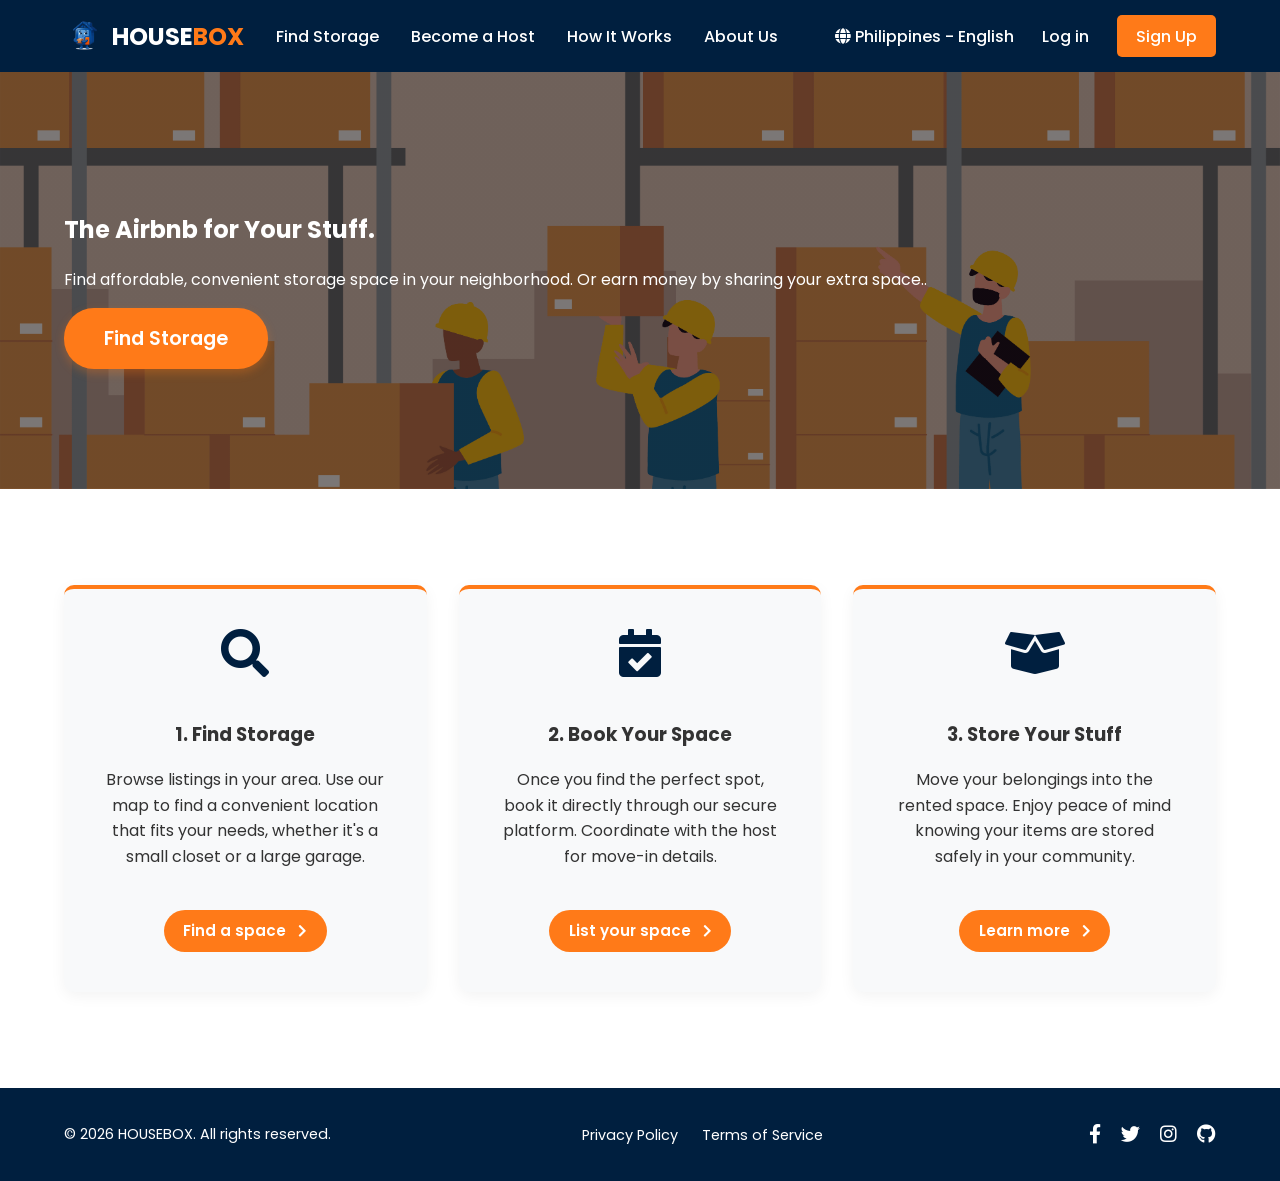
<file: index.html>
<!DOCTYPE html>
<html lang="en">
<head>
    <meta charset="UTF-8">
    <meta name="viewport" content="width=device-width, initial-scale=1.0">
    <title>Housebox</title>
    <link rel="stylesheet" href="style.css">
    <link rel="stylesheet" href="https://cdnjs.cloudflare.com/ajax/libs/font-awesome/5.15.3/css/all.min.css">
    <script src="script.js" defer></script>
</head>
<body>
    <header>
        <nav>
            <div class="logo">
                <a href="index.html">
                    <img src="assets/ulol.png" alt="Housebox">
                    <span>HOUSE<span>BOX</span></span>
                </a>
            </div>
            <ul class="nav-links">
                <li><a href="pages/find-storage.html">Find Storage</a></li>
                <li><a href="pages/become-a-host.html">Become a Host</a></li>
                <li><a href="pages/how-it-works.html">How It Works</a></li>
                <li><a href="pages/about-us.html">About Us</a></li>
            </ul>
            <div class="nav-right">
                <a href="#" class="lang"><i class="fas fa-globe"></i> Philippines - English</a>
                <a href="pages/login.html" class="login">Log in</a>
                <a href="pages/signup.html" class="signup">Sign Up</a>
            </div>
        </nav>
    </header>

    <main>
        <section class="hero">
            <div class="hero-text">
                <h1>The Airbnb for Your Stuff.</h1>
                <p>Find affordable, convenient storage space in your neighborhood.
Or earn money by sharing your extra space..</p>
                <a href="pages/find-storage.html" class="btn-orange">Find Storage</a>
            </div>
        </section>

        <section id="how-it-works" class="fade-in-section">
            
            <div class="steps-container">
                <div class="step">
                    <div class="step-icon"><i class="fas fa-search"></i></div>
                    <h3>1. Find Storage</h3>
                    <p>Browse listings in your area. Use our map to find a convenient location that fits your needs, whether it's a small closet or a large garage.</p>
                    <a href="pages/find-storage.html" class="card-btn">Find a space <i class="fas fa-chevron-right"></i></a>
                </div>
                <div class="step">
                    <div class="step-icon"><i class="fas fa-calendar-check"></i></div>
                    <h3>2. Book Your Space</h3>
                    <p>Once you find the perfect spot, book it directly through our secure platform. Coordinate with the host for move-in details.</p>
                    <a href="pages/become-a-host.html" class="card-btn">List your space <i class="fas fa-chevron-right"></i></a>
                </div>
                <div class="step">
                    <div class="step-icon"><i class="fas fa-box-open"></i></div>
                    <h3>3. Store Your Stuff</h3>
                    <p>Move your belongings into the rented space. Enjoy peace of mind knowing your items are stored safely in your community.</p>
                    <a href="pages/how-it-works.html" class="card-btn">Learn more <i class="fas fa-chevron-right"></i></a>
                </div>
            </div>
        </section>
    </main>

    <footer>
        <div class="footer-content">
            <p>&copy; 2026 HOUSEBOX. All rights reserved.</p>
            <ul class="footer-links">
                <li><a href="#">Privacy Policy</a></li>
                <li><a href="#">Terms of Service</a></li>
            </ul>
            <div class="social-icons">
                <a href="#"><i class="fab fa-facebook-f"></i></a>
                <a href="#"><i class="fab fa-twitter"></i></a>
                <a href="#"><i class="fab fa-instagram"></i></a>
                <a href="#"><i class="fab fa-github"></i></a>
            </div>
        </div>
    </footer>
</body>
</html>
</file>
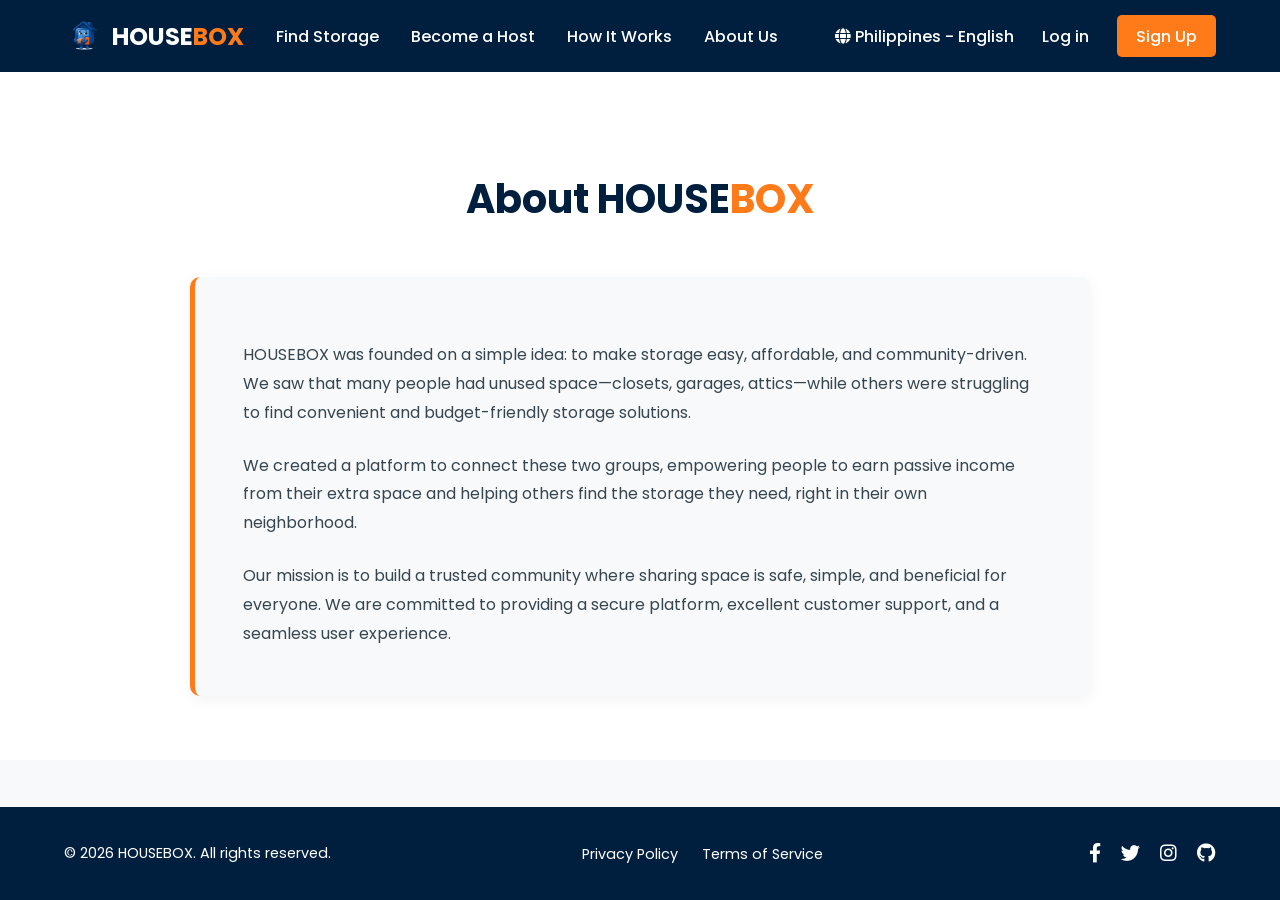
<file: pages/about-us.html>
<!DOCTYPE html>
<html lang="en">
<head>
    <meta charset="UTF-8">
    <meta name="viewport" content="width=device-width, initial-scale=1.0">
    <title>About Us - Housebox</title>
    <link rel="stylesheet" href="../style.css">
    <link rel="stylesheet" href="https://cdnjs.cloudflare.com/ajax/libs/font-awesome/5.15.3/css/all.min.css">
    <script src="../script.js" defer></script>
</head>
<body>
    <header>
        <nav>
            <div class="logo">
                <a href="../index.html">
                    <img src="../assets/ulol.png" alt="Housebox Logo">
                    <span>HOUSE<span>BOX</span></span>
                </a>
            </div>
            <ul class="nav-links">
                <li><a href="find-storage.html">Find Storage</a></li>
                <li><a href="become-a-host.html">Become a Host</a></li>
                <li><a href="how-it-works.html">How It Works</a></li>
                <li><a href="about-us.html">About Us</a></li>
            </ul>
            <div class="nav-right">
                <a href="#" class="lang"><i class="fas fa-globe"></i> Philippines - English</a>
                <a href="login.html" class="login">Log in</a>
                <a href="signup.html" class="signup">Sign Up</a>
            </div>
        </nav>
    </header>
    <main class="page-background">
        <section class="about-us-section fade-in-section">
            <h1>About HOUSE<span>BOX</span></h1>
            <div class="about-content">
                <p>HOUSEBOX was founded on a simple idea: to make storage easy, affordable, and community-driven. We saw that many people had unused space—closets, garages, attics—while others were struggling to find convenient and budget-friendly storage solutions.</p>
                <p>We created a platform to connect these two groups, empowering people to earn passive income from their extra space and helping others find the storage they need, right in their own neighborhood.</p>
                <p>Our mission is to build a trusted community where sharing space is safe, simple, and beneficial for everyone. We are committed to providing a secure platform, excellent customer support, and a seamless user experience.</p>
            </div>
        </section>
    </main>

    <footer>
        <div class="footer-content">
            <p>&copy; 2026 HOUSEBOX. All rights reserved.</p>
            <ul class="footer-links">
                <li><a href="#">Privacy Policy</a></li>
                <li><a href="#">Terms of Service</a></li>
            </ul>
            <div class="social-icons">
                <a href="#"><i class="fab fa-facebook-f"></i></a>
                <a href="#"><i class="fab fa-twitter"></i></a>
                <a href="#"><i class="fab fa-instagram"></i></a>
                <a href="#"><i class="fab fa-github"></i></a>
            </div>
        </div>
    </footer>
</body>
</html>
</file>
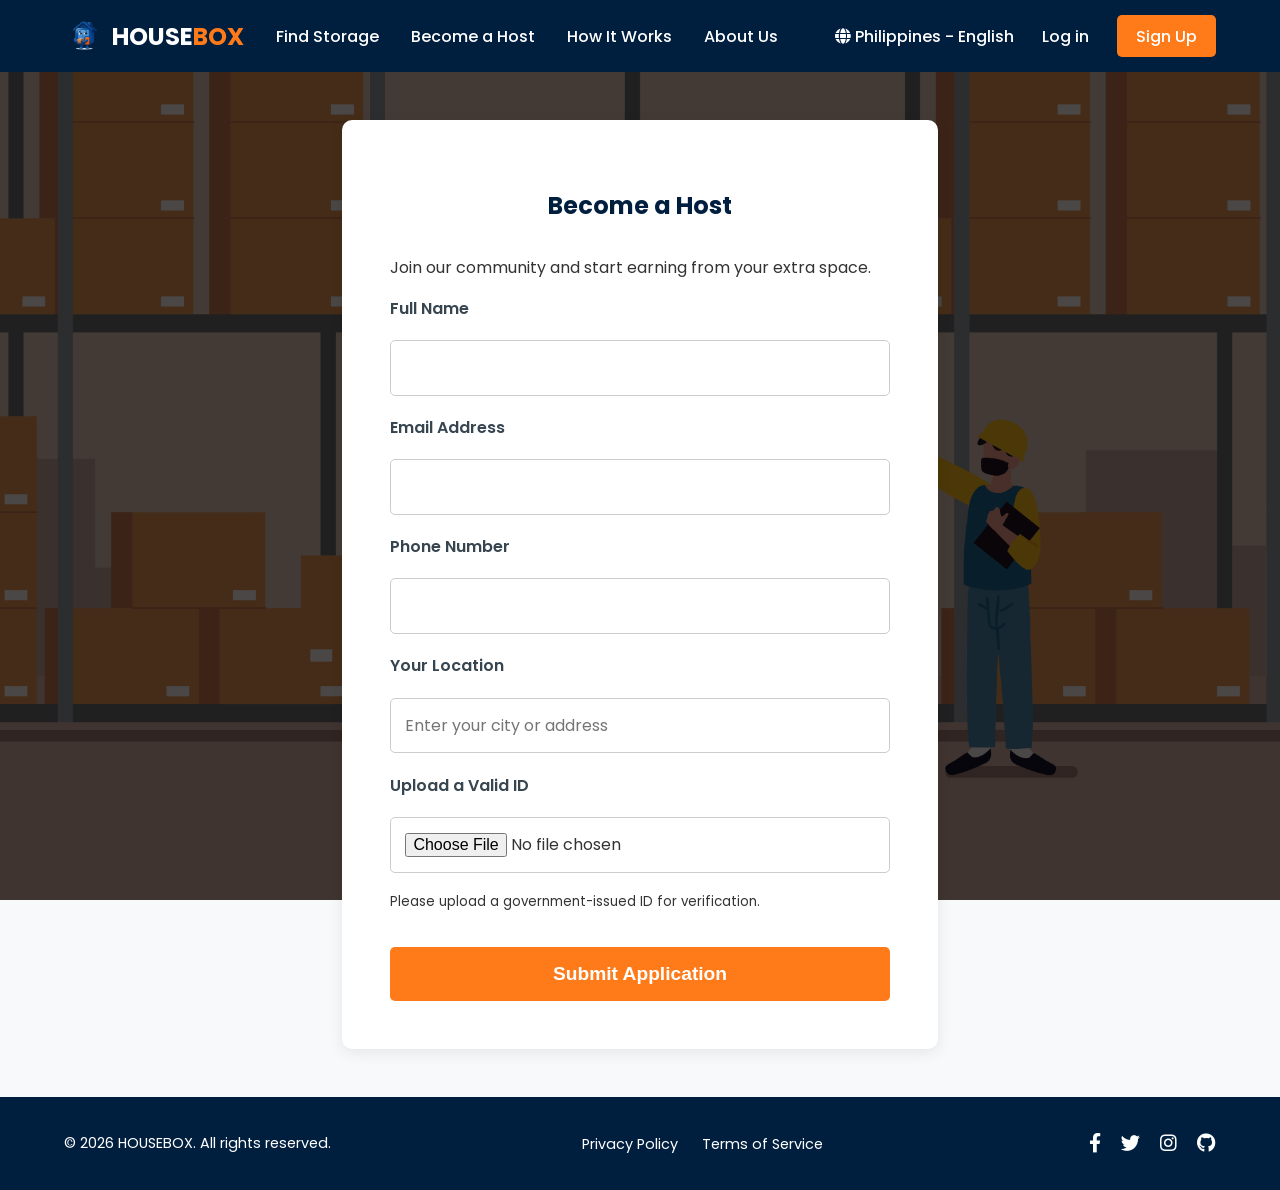
<file: pages/become-a-host.html>
<!DOCTYPE html>
<html lang="en">
<head>
    <meta charset="UTF-8">
    <meta name="viewport" content="width=device-width, initial-scale=1.0">
    <title>Become a Host - Housebox</title>
    <link rel="stylesheet" href="../style.css">
    <link rel="stylesheet" href="https://cdnjs.cloudflare.com/ajax/libs/font-awesome/5.15.3/css/all.min.css">
    <script src="../script.js" defer></script>
</head>
<body>
    <header>
        <nav>
            <div class="logo">
                <a href="../index.html">
                    <img src="../assets/ulol.png" alt="Housebox Logo">
                    <span>HOUSE<span>BOX</span></span>
                </a>
            </div>
            <ul class="nav-links">
                <li><a href="find-storage.html">Find Storage</a></li>
                <li><a href="become-a-host.html">Become a Host</a></li>
                <li><a href="how-it-works.html">How It Works</a></li>
                <li><a href="about-us.html">About Us</a></li>
            </ul>
            <div class="nav-right">
                <a href="#" class="lang"><i class="fas fa-globe"></i> Philippines - English</a>
                <a href="login.html" class="login">Log in</a>
                <a href="signup.html" class="signup">Sign Up</a>
            </div>
        </nav>
    </header>

    <main class="page-background">
        <section class="form-section fade-in-section">
            <h1>Become a Host</h1>
            <p>Join our community and start earning from your extra space.</p>
            <form class="auth-form">
                <label for="fullName">Full Name</label>
                <input type="text" id="fullName" name="fullName" required>

                <label for="email">Email Address</label>
                <input type="email" id="email" name="email" required>

                <label for="phone">Phone Number</label>
                <input type="tel" id="phone" name="phone" required>

                <label for="location">Your Location</label>
                <input type="text" id="location" name="location" placeholder="Enter your city or address" required>

                <label for="validId">Upload a Valid ID</label>
                <input type="file" id="validId" name="validId" accept="image/*,.pdf" required>
                <small>Please upload a government-issued ID for verification.</small>

                <button type="submit" class="submit-btn">Submit Application</button>
            </form>
        </section>
    </main>

    <footer>
        <div class="footer-content">
            <p>&copy; 2026 HOUSEBOX. All rights reserved.</p>
            <ul class="footer-links">
                <li><a href="#">Privacy Policy</a></li>
                <li><a href="#">Terms of Service</a></li>
            </ul>
            <div class="social-icons">
                <a href="#"><i class="fab fa-facebook-f"></i></a>
                <a href="#"><i class="fab fa-twitter"></i></a>
                <a href="#"><i class="fab fa-instagram"></i></a>
                <a href="#"><i class="fab fa-github"></i></a>
            </div>
        </div>
    </footer>
</body>
</html>
</file>
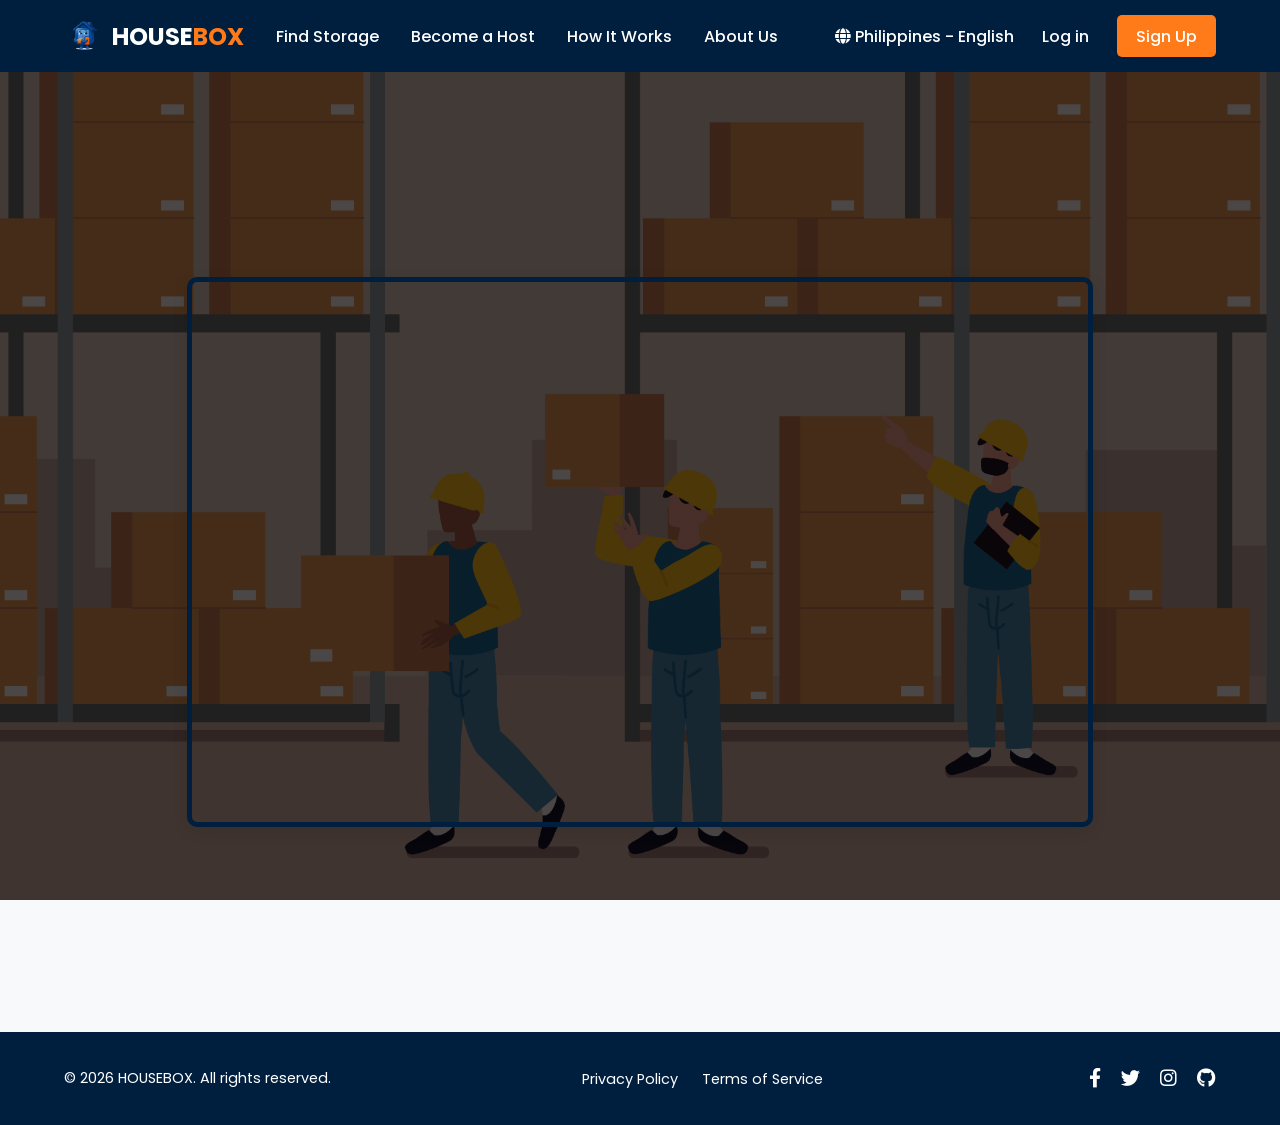
<file: pages/find-storage.html>
<!DOCTYPE html>
<html lang="en">
<head>
    <meta charset="UTF-8">
    <meta name="viewport" content="width=device-width, initial-scale=1.0">
    <title>Find Storage - Housebox</title>
    <link rel="stylesheet" href="../style.css">
    <link rel="stylesheet" href="https://cdnjs.cloudflare.com/ajax/libs/font-awesome/5.15.3/css/all.min.css">
    <script src="../script.js" defer></script>
</head>
<body>
    <header>
        <nav>
            <div class="logo">
                <a href="../index.html">
                    <img src="../assets/ulol.png" alt="Housebox Logo">
                    <span>HOUSE<span>BOX</span></span>
                </a>
            </div>
            <ul class="nav-links">
                <li><a href="find-storage.html">Find Storage</a></li>
                <li><a href="become-a-host.html">Become a Host</a></li>
                <li><a href="how-it-works.html">How It Works</a></li>
                <li><a href="about-us.html">About Us</a></li>
            </ul>
            <div class="nav-right">
                <a href="#" class="lang"><i class="fas fa-globe"></i> Philippines - English</a>
                <a href="login.html" class="login">Log in</a>
                <a href="signup.html" class="signup">Sign Up</a>
            </div>
        </nav>
    </header>
    <main class="page-background">
        <section class="map-section fade-in-section">
           
            <div class="map-container">
                <iframe
                    width="100%"
                    height="100%"
                    frameborder="0" style="border:0"
                    src="https://www.google.com/maps/embed?pb=!1m18!1m12!1m3!1d15937478.79363736!2d115.2831883968114!3d12.879721099999999!2m3!1f0!2f0!3f0!3m2!1i1024!2i768!4f13.1!3m3!1m2!1s0x3397c4f7a7a50531%3A0x795e32032e8a6d87!2sPhilippines!5e0!3m2!1sen!2sph!4v1622542822946!5m2!1sen!2sph"
                    allowfullscreen>
                </iframe>
            </div>
        </section>
    </main>

    <footer>
        <div class="footer-content">
            <p>&copy; 2026 HOUSEBOX. All rights reserved.</p>
            <ul class="footer-links">
                <li><a href="#">Privacy Policy</a></li>
                <li><a href="#">Terms of Service</a></li>
            </ul>
            <div class="social-icons">
                <a href="#"><i class="fab fa-facebook-f"></i></a>
                <a href="#"><i class="fab fa-twitter"></i></a>
                <a href="#"><i class="fab fa-instagram"></i></a>
                <a href="#"><i class="fab fa-github"></i></a>
            </div>
        </div>
    </footer>
</body>
</html>
</file>
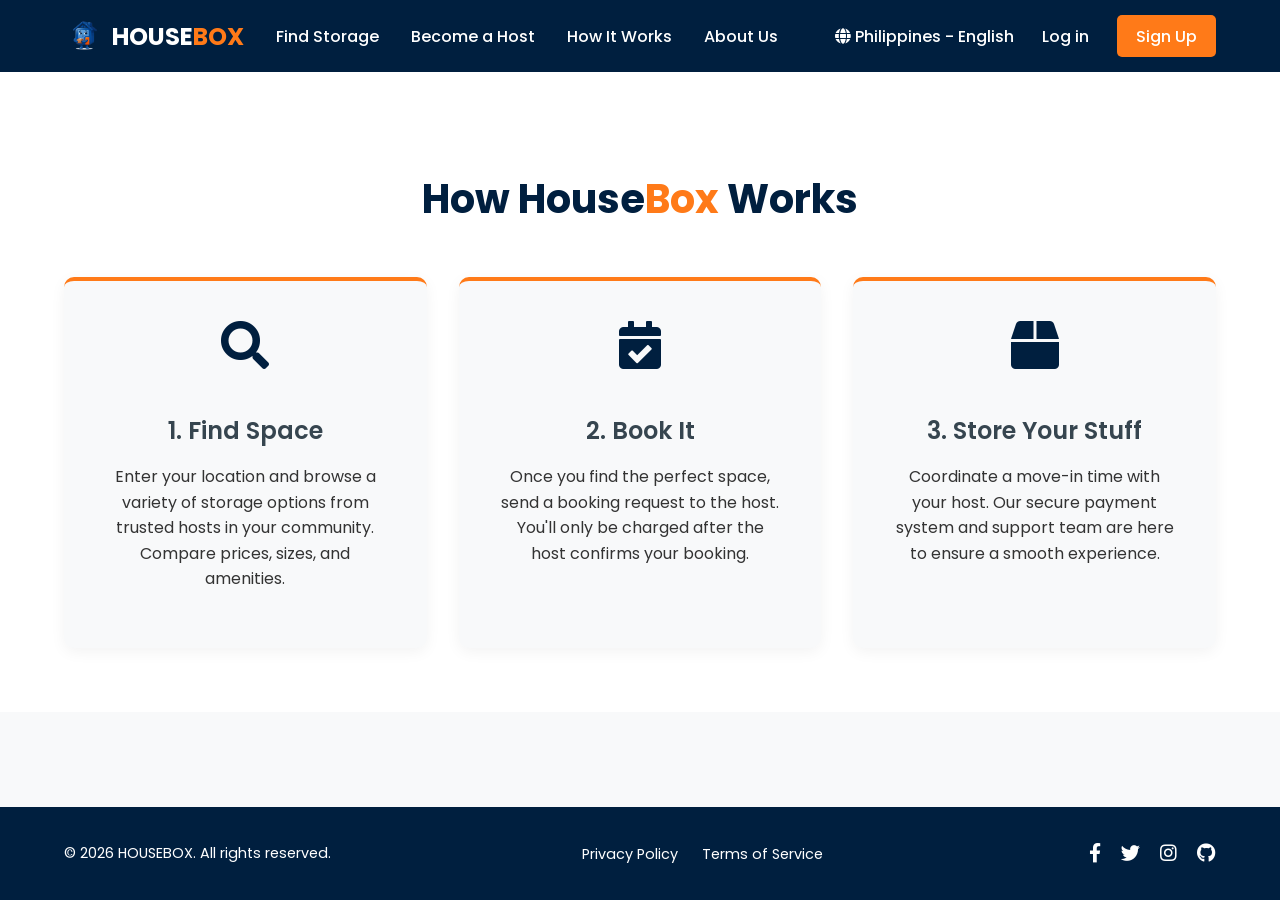
<file: pages/how-it-works.html>
<!DOCTYPE html>
<html lang="en">
<head>
    <meta charset="UTF-8">
    <meta name="viewport" content="width=device-width, initial-scale=1.0">
    <title>How It Works - Housebox</title>
    <link rel="stylesheet" href="../style.css">
    <link rel="stylesheet" href="https://cdnjs.cloudflare.com/ajax/libs/font-awesome/5.15.3/css/all.min.css">
    <script src="../script.js" defer></script>
</head>
<body>
    <header>
        <nav>
            <div class="logo">
                <a href="../index.html">
                    <img src="../assets/ulol.png" alt="Housebox Logo">
                    <span>HOUSE<span>BOX</span></span>
                </a>
            </div>
            <ul class="nav-links">
                <li><a href="find-storage.html">Find Storage</a></li>
                <li><a href="become-a-host.html">Become a Host</a></li>
                <li><a href="how-it-works.html">How It Works</a></li>
                <li><a href="about-us.html">About Us</a></li>
            </ul>
            <div class="nav-right">
                <a href="#" class="lang"><i class="fas fa-globe"></i> Philippines - English</a>
                <a href="login.html" class="login">Log in</a>
                <a href="signup.html" class="signup">Sign Up</a>
            </div>
        </nav>
    </header>
    <main class="page-background">
        <section class="how-it-works-section fade-in-section">
            <h1>How House<span>Box</span> Works</h1>
            <div class="steps-container">
                <div class="step">
                    <div class="step-icon"><i class="fas fa-search"></i></div>
                    <h2>1. Find Space</h2>
                    <p>Enter your location and browse a variety of storage options from trusted hosts in your community. Compare prices, sizes, and amenities.</p>
                </div>
                <div class="step">
                    <div class="step-icon"><i class="fas fa-calendar-check"></i></div>
                    <h2>2. Book It</h2>
                    <p>Once you find the perfect space, send a booking request to the host. You'll only be charged after the host confirms your booking.</p>
                </div>
                <div class="step">
                    <div class="step-icon"><i class="fas fa-box"></i></div>
                    <h2>3. Store Your Stuff</h2>
                    <p>Coordinate a move-in time with your host. Our secure payment system and support team are here to ensure a smooth experience.</p>
                </div>
            </div>
        </section>
    </main>

    <footer>
        <div class="footer-content">
            <p>&copy; 2026 HOUSEBOX. All rights reserved.</p>
            <ul class="footer-links">
                <li><a href="#">Privacy Policy</a></li>
                <li><a href="#">Terms of Service</a></li>
            </ul>
            <div class="social-icons">
                <a href="#"><i class="fab fa-facebook-f"></i></a>
                <a href="#"><i class="fab fa-twitter"></i></a>
                <a href="#"><i class="fab fa-instagram"></i></a>
                <a href="#"><i class="fab fa-github"></i></a>
            </div>
        </div>
    </footer>
</body>
</html>
</file>
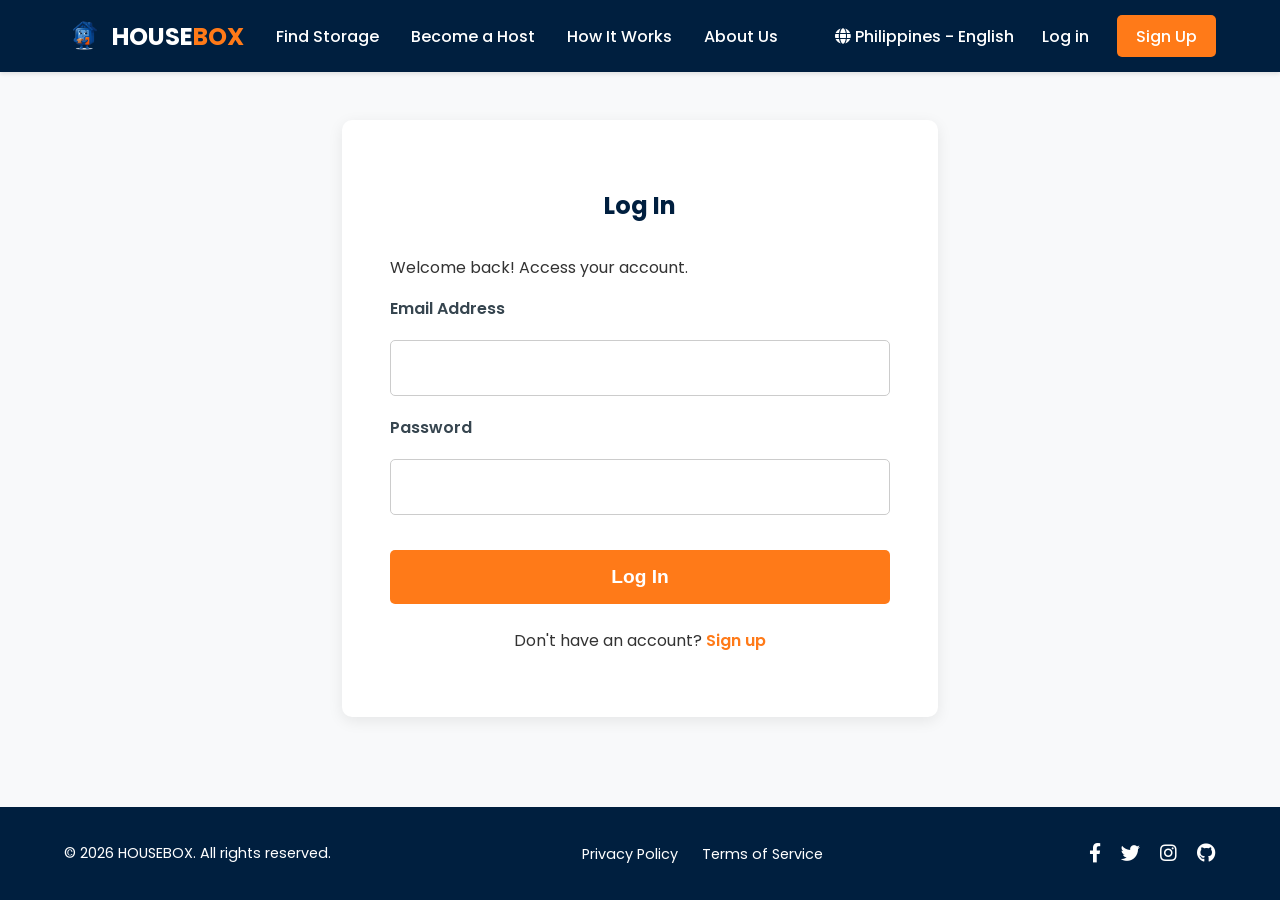
<file: pages/login.html>
<!DOCTYPE html>
<html lang="en">
<head>
    <meta charset="UTF-8">
    <meta name="viewport" content="width=device-width, initial-scale=1.0">
    <title>Login - Housebox</title>
    <link rel="stylesheet" href="../style.css">
    <link rel="stylesheet" href="https://cdnjs.cloudflare.com/ajax/libs/font-awesome/5.15.3/css/all.min.css">
    <script src="../script.js" defer></script>
</head>
<body>
    <header>
        <nav>
            <div class="logo">
                <a href="../index.html">
                    <img src="../assets/ulol.png" alt="Housebox Logo">
                    <span>HOUSE<span>BOX</span></span>
                </a>
            </div>
            <ul class="nav-links">
                <li><a href="find-storage.html">Find Storage</a></li>
                <li><a href="become-a-host.html">Become a Host</a></li>
                <li><a href="how-it-works.html">How It Works</a></li>
                <li><a href="about-us.html">About Us</a></li>
            </ul>
            <div class="nav-right">
                <a href="#" class="lang"><i class="fas fa-globe"></i> Philippines - English</a>
                <a href="login.html" class="login">Log in</a>
                <a href="signup.html" class="signup">Sign Up</a>
            </div>
        </nav>
    </header>

    <main>
        <section class="form-section fade-in-section">
            <h1>Log In</h1>
            <p>Welcome back! Access your account.</p>
            <form class="auth-form">
                <label for="email">Email Address</label>
                <input type="email" id="email" name="email" required>

                <label for="password">Password</label>
                <input type="password" id="password" name="password" required>

                <button type="submit" class="submit-btn">Log In</button>
            </form>
            <p class="form-switch">Don't have an account? <a href="signup.html">Sign up</a></p>
        </section>
    </main>

    <footer>
        <div class="footer-content">
            <p>&copy; 2026 HOUSEBOX. All rights reserved.</p>
            <ul class="footer-links">
                <li><a href="#">Privacy Policy</a></li>
                <li><a href="#">Terms of Service</a></li>
            </ul>
            <div class="social-icons">
                <a href="#"><i class="fab fa-facebook-f"></i></a>
                <a href="#"><i class="fab fa-twitter"></i></a>
                <a href="#"><i class="fab fa-instagram"></i></a>
                <a href="#"><i class="fab fa-github"></i></a>
            </div>
        </div>
    </footer>

</body>
</html>
</file>
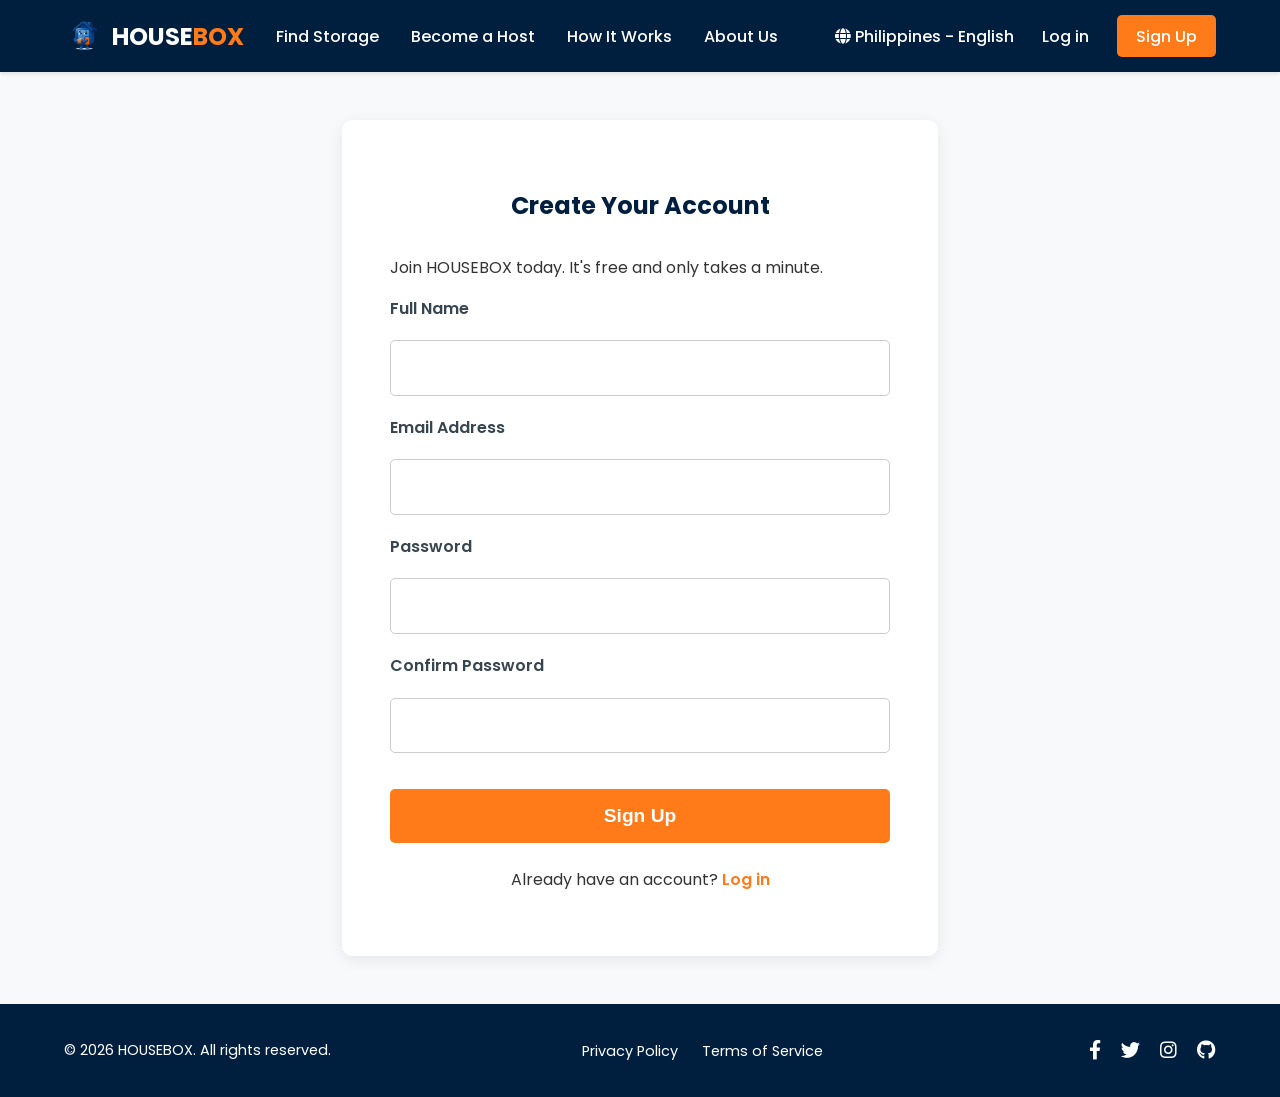
<file: pages/signup.html>
<!DOCTYPE html>
<html lang="en">
<head>
    <meta charset="UTF-8">
    <meta name="viewport" content="width=device-width, initial-scale=1.0">
    <title>Sign Up - Housebox</title>
    <link rel="stylesheet" href="../style.css">
    <link rel="stylesheet" href="https://cdnjs.cloudflare.com/ajax/libs/font-awesome/5.15.3/css/all.min.css">
    <script src="../script.js" defer></script>
</head>
<body>
    <header>
        <nav>
            <div class="logo">
                <a href="../index.html">
                    <img src="../assets/ulol.png" alt="Housebox Logo">
                    <span>HOUSE<span>BOX</span></span>
                </a>
            </div>
            <ul class="nav-links">
                <li><a href="find-storage.html">Find Storage</a></li>
                <li><a href="become-a-host.html">Become a Host</a></li>
                <li><a href="how-it-works.html">How It Works</a></li>
                <li><a href="about-us.html">About Us</a></li>
            </ul>
            <div class="nav-right">
                <a href="#" class="lang"><i class="fas fa-globe"></i> Philippines - English</a>
                <a href="login.html" class="login">Log in</a>
                <a href="signup.html" class="signup">Sign Up</a>
            </div>
        </nav>
    </header>

    <main>
        <section class="form-section fade-in-section">
            <h1>Create Your Account</h1>
            <p>Join HOUSEBOX today. It's free and only takes a minute.</p>
            <form class="auth-form">
                <label for="fullName">Full Name</label>
                <input type="text" id="fullName" name="fullName" required>

                <label for="email">Email Address</label>
                <input type="email" id="email" name="email" required>

                <label for="password">Password</label>
                <input type="password" id="password" name="password" required>

                <label for="confirmPassword">Confirm Password</label>
                <input type="password" id="confirmPassword" name="confirmPassword" required>

                <button type="submit" class="submit-btn">Sign Up</button>
            </form>
            <p class="form-switch">Already have an account? <a href="login.html">Log in</a></p>
        </section>
    </main>

    <footer>
        <div class="footer-content">
            <p>&copy; 2026 HOUSEBOX. All rights reserved.</p>
            <ul class="footer-links">
                <li><a href="#">Privacy Policy</a></li>
                <li><a href="#">Terms of Service</a></li>
            </ul>
            <div class="social-icons">
                <a href="#"><i class="fab fa-facebook-f"></i></a>
                <a href="#"><i class="fab fa-twitter"></i></a>
                <a href="#"><i class="fab fa-instagram"></i></a>
                <a href="#"><i class="fab fa-github"></i></a>
            </div>
        </div>
    </footer>

</body>
</html>
</file>
<file: style.css>
@import url('https://fonts.googleapis.com/css2?family=Poppins:wght@400;500;600;700&display=swap');

:root {
    --housebox-orange: #FF7A18;
    --charcoal: #36454F;
    --navy: #001f3f;
    --white: #FFFFFF;
    --light-gray: #f8f9fa;
    --text-color: #333;
}

body {
    font-family: 'Poppins', sans-serif;
    margin: 0;
    padding: 0;
    background-color: var(--light-gray);
    color: var(--text-color);
    display: flex;
    flex-direction: column;
    min-height: 100vh;
}

header {
    background-color: var(--navy);
    padding: 1rem 5%;
    color: var(--white);
    box-shadow: 0 2px 4px rgba(0,0,0,0.1);
}

nav {
    display: flex;
    justify-content: space-between;
    align-items: center;
}

.logo a {
    display: flex;
    align-items: center;
    text-decoration: none;
    color: var(--white);
    font-size: 1.5rem;
    font-weight: 700;
}

.logo img {
    height: 40px;
    margin-right: 0.5rem;
}

.logo span span {
    color: var(--housebox-orange);
}

.nav-links {
    list-style: none;
    display: flex;
    gap: 2rem;
    margin: 0;
    padding: 0;
}

.nav-links a {
    color: var(--white);
    text-decoration: none;
    font-weight: 500;
    transition: color 0.3s ease;
}

.nav-links a:hover {
    color: var(--housebox-orange);
}

.nav-right a {
    color: var(--white);
    text-decoration: none;
    margin-left: 1.5rem;
    font-weight: 500;
}

.nav-right .signup {
    background-color: var(--housebox-orange);
    color: var(--white);
    padding: 0.6rem 1.2rem;
    border-radius: 5px;
    transition: background-color 0.3s ease;
}

.nav-right .signup:hover {
    background-color: #e66a16; /* Darker orange */
}

.hero {
    background-image: linear-gradient(rgba(0, 0, 0, 0.5), rgba(0, 0, 0, 0.5)), url('assets/warehouse.jpg');
    background-size: cover;
    background-position: center;
    text-align: left;
    padding: 120px 5%;
    color: var(--white);
}

.hero-content h1 {
    font-size: 3.8rem;
    font-weight: 700;
    margin-bottom: 1rem;
}

.hero-content p {
    font-size: 1.3rem;
    margin-bottom: 2.5rem;
}

.btn-orange {
    background-color: var(--housebox-orange);
    color: var(--white);
    padding: 1rem 2.5rem;
    border: none;
    border-radius: 30px;
    font-size: 1.2rem;
    font-weight: 600;
    cursor: pointer;
    text-decoration: none;
    display: inline-block;
    transition: all 0.3s ease;
    box-shadow: 0 4px 10px rgba(255, 122, 24, 0.3);
}

.btn-orange:hover {
    background-color: #e66a16;
    transform: translateY(-3px);
    box-shadow: 0 6px 15px rgba(255, 122, 24, 0.4);
}

.book-now, .submit-btn {
    background-color: var(--housebox-orange);
    color: var(--white);
    padding: 1rem 2.5rem;
    border: none;
    border-radius: 5px;
    font-size: 1.2rem;
    font-weight: 600;
    cursor: pointer;
    text-decoration: none;
    display: inline-block;
    transition: background-color 0.3s ease;
}

.book-now:hover, .submit-btn:hover {
    background-color: #e66a16; /* Darker orange */
}

.services {
    display: flex;
    justify-content: center;
    gap: 2rem;
    padding: 4rem 5%;
    background-color: var(--white);
}

.service-card {
    background-color: var(--white);
    color: var(--charcoal);
    padding: 2.5rem;
    text-align: center;
    border-radius: 10px;
    width: 30%;
    box-shadow: 0 4px 15px rgba(0,0,0,0.08);
    transition: transform 0.3s ease, box-shadow 0.3s ease;
}

.service-card:hover {
    transform: translateY(-10px);
    box-shadow: 0 8px 25px rgba(0,0,0,0.12);
}

.service-card i {
    font-size: 3.5rem;
    margin-bottom: 1.5rem;
    color: var(--housebox-orange);
}

.service-card h2 {
    font-size: 1.6rem;
    font-weight: 600;
    margin-bottom: 1rem;
}

.service-card p {
    margin-bottom: 2rem;
    line-height: 1.6;
}

.service-card a {
    color: var(--housebox-orange);
    text-decoration: none;
}

/* Find Storage Page */
.map-section {
    display: flex;
    justify-content: center;
    align-items: center;
    padding: 5rem;
    min-height: calc(100vh - 100px); /* Adjust based on header height */
}

.map-container {
    width: 80%;
    height: 60vh;
    border: 5px solid var(--navy);
    border-radius: 10px;
    overflow: hidden; /* Ensures the iframe stays within the rounded corners */
    box-shadow: 0 4px 15px rgba(0,0,0,0.1);
}

.map-container iframe {
    width: 100%;
    height: 100%;
    border: 0;
}

/* Form Pages (Become a Host, Login, Sign Up) */
.form-section {
    max-width: 500px;
    margin: 3rem auto;
    padding: 3rem;
    background-color: var(--white);
    border-radius: 10px;
    box-shadow: 0 4px 15px rgba(0,0,0,0.08);
}

.form-section h1 {
    text-align: center;
    color: var(--navy);
    font-weight: 700;
    margin-bottom: 2rem;
}

.host-form, .auth-form {
    display: flex;
    flex-direction: column;
    gap: 1.2rem;
}

.host-form label, .auth-form label {
    font-weight: 600;
    color: var(--charcoal);
}

.host-form input, .auth-form input {
    padding: 0.9rem;
    border: 1px solid #ccc;
    border-radius: 5px;
    font-family: 'Poppins', sans-serif;
    font-size: 1rem;
}

.host-form input:focus, .auth-form input:focus {
    outline: none;
    border-color: var(--housebox-orange);
    box-shadow: 0 0 0 2px rgba(255, 122, 24, 0.2);
}

.submit-btn {
    margin-top: 1rem;
    width: 100%;
}

.form-switch {
    text-align: center;
    margin-top: 1.5rem;
}

.form-switch a {
    color: var(--housebox-orange);
    font-weight: 600;
    text-decoration: none;
}

/* How It Works Section */
#how-it-works {
    padding: 6rem 5%;
    background-color: var(--white);
}

.how-it-works-section {
    padding: 4rem 5%;
    background-color: var(--white);
}

.how-it-works-section h1 {
    text-align: center;
    color: var(--navy);
    font-weight: 700;
    margin-bottom: 3rem;
    font-size: 2.5rem;
}

.how-it-works-section h1 span {
    color: var(--housebox-orange);
}

.steps-container {
    display: flex;
    justify-content: center;
    gap: 2rem;
    max-width: 1200px;
    margin: 0 auto;
}

.step {
    background-color: var(--light-gray);
    padding: 2.5rem;
    border-radius: 10px;
    text-align: center;
    width: 30%;
    box-shadow: 0 4px 15px rgba(0,0,0,0.05);
    border-top: 4px solid var(--housebox-orange);
}

.step-icon i {
    font-size: 3rem;
    color: var(--navy);
    margin-bottom: 1.5rem;
}

.step h2 {
    font-size: 1.5rem;
    font-weight: 600;
    color: var(--charcoal);
    margin-bottom: 1rem;
}

.step p {
    line-height: 1.6;
    color: var(--text-color);
}

.card-btn {
    display: inline-block;
    margin-top: 1.5rem;
    padding: 0.6rem 1.2rem;
    background-color: var(--housebox-orange);
    color: var(--white);
    border-radius: 25px;
    text-decoration: none;
    font-weight: 600;
    font-size: 0.95rem;
    transition: all 0.3s ease;
}

.card-btn:hover {
    background-color: #e65c00;
    transform: translateY(-2px);
    box-shadow: 0 4px 10px rgba(0,0,0,0.1);
}

.card-btn i {
    margin-left: 0.5rem;
    font-size: 0.9em;
}

/* About Us Page */
.about-us-section {
    padding: 4rem 5%;
    background-color: var(--white);
}

.about-us-section h1 {
    text-align: center;
    color: var(--navy);
    font-weight: 700;
    margin-bottom: 3rem;
    font-size: 2.5rem;
}

.about-us-section h1 span {
    color: var(--housebox-orange);
}

.about-content {
    max-width: 800px;
    margin: 0 auto;
    background-color: var(--light-gray);
    padding: 3rem;
    border-radius: 10px;
    box-shadow: 0 4px 15px rgba(0,0,0,0.05);
    border-left: 5px solid var(--housebox-orange);
}

.about-content p {
    line-height: 1.8;
    color: var(--charcoal);
    margin-bottom: 1.5rem;
}

.about-content p:last-child {
    margin-bottom: 0;
}

.page-background {
    background: linear-gradient(rgba(0, 0, 0, 0.7), rgba(0, 0, 0, 0.7)), url('assets/warehouse.jpg') no-repeat center center/cover;
    background-attachment: fixed;
}

/* Footer */
footer {
    background-color: var(--navy);
    color: var(--white);
    padding: 2rem 5%;
    margin-top: auto; /* Pushes footer to the bottom */
}

.footer-content {
    display: flex;
    justify-content: space-between;
    align-items: center;
    flex-wrap: wrap;
    gap: 1.5rem;
    max-width: 1200px;
    margin: 0 auto;
}

.footer-content p {
    margin: 0;
    font-size: 0.9rem;
}

.footer-links {
    list-style: none;
    padding: 0;
    margin: 0;
    display: flex;
    gap: 1.5rem;
}

.footer-links a {
    color: var(--white);
    text-decoration: none;
    font-size: 0.9rem;
    transition: color 0.3s ease;
}

.footer-links a:hover {
    color: var(--housebox-orange);
}

.social-icons a {
    color: var(--white);
    font-size: 1.2rem;
    margin-left: 1rem;
    transition: color 0.3s ease;
}

.social-icons a:hover {
    color: var(--housebox-orange);
}

/* Fade-in Animation */
.fade-in-section {
    opacity: 0;
    transform: translateY(20px);
    transition: opacity 0.6s ease-out, transform 0.6s ease-out;
}

.fade-in-section.visible {
    opacity: 1;
    transform: translateY(0);
}
</file>
